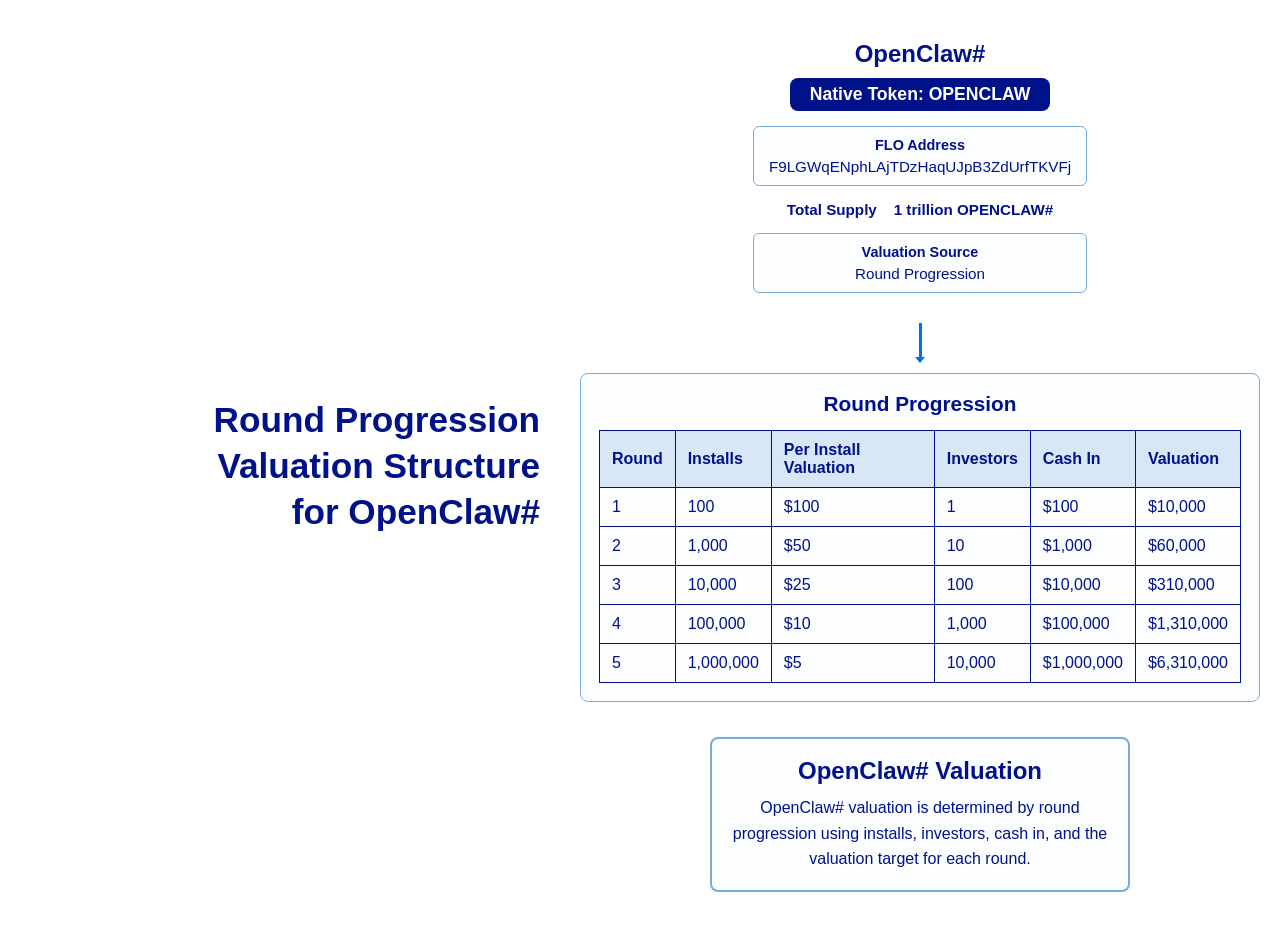
<file: openclawvaluation.html>
<!DOCTYPE html>
<html lang="en">
<head>
<meta charset="UTF-8">
<meta name="viewport" content="width=device-width, initial-scale=1.0">
<title>OpenClaw Round Progression Valuation Model</title>

<style>

:root {
    --primary-blue: #00128a;
    --border-blue: #78add9;
    --arrow-blue: #0073e6;
    --font-main: Arial, Helvetica, sans-serif;
}

* {
    box-sizing: border-box;
    margin: 0;
    padding: 0;
}

body {
    font-family: var(--font-main);
    color: var(--primary-blue);
    background-color: #ffffff;
    padding: 40px 20px;
    min-height: 100vh;
    display: flex;
    justify-content: center;
    align-items: center;
}

.container {
    display: flex;
    flex-wrap: nowrap;
    width: fit-content;
    max-width: 100%;
    margin: 0 auto;
    align-items: center;
    justify-content: center;
}

.sidebar {
    width: 560px;
    padding-right: 40px;
    text-align: right;
    flex-shrink: 0;
    white-space: nowrap;
}

.sidebar h1 {
    font-size: 2.2rem;
    line-height: 1.3;
    font-weight: bold;
}

.flowchart {
    width: 700px;
    max-width: 100%;
    display: flex;
    flex-direction: column;
    align-items: center;
    text-align: center;
}

.node h2 {
    font-size: 1.5rem;
    margin-bottom: 10px;
}

.badge {
    background-color: var(--primary-blue);
    color: #ffffff;
    display: inline-block;
    padding: 6px 20px;
    border-radius: 8px;
    font-weight: bold;
    font-size: 1.1rem;
    margin-bottom: 15px;
}

.address-box {
    border: 1px solid var(--border-blue);
    border-radius: 6px;
    padding: 10px 15px;
    max-width: 380px;
    margin: 0 auto 15px auto;
    background-color: #fbfdff;
}

.address-label {
    font-size: 0.9rem;
    font-weight: bold;
    margin-bottom: 5px;
}

.address-value {
    font-size: 0.95rem;
}

.supply-info-center {
    font-size: 0.95rem;
    font-weight: bold;
}

.arrow-down-container {
    margin: 15px 0;
    display: flex;
    justify-content: center;
}

.arrow-line {
    width: 3px;
    height: 35px;
    background-color: var(--arrow-blue);
    position: relative;
}

.arrow-head {
    position: absolute;
    bottom: -5px;
    left: -4px;
    border-width: 6px 5px 0 5px;
    border-style: solid;
    border-color: var(--arrow-blue) transparent transparent transparent;
}

.table-box {
    width: 100%;
    max-width: 860px;
    border: 1px solid var(--border-blue);
    border-radius: 8px;
    padding: 18px;
    background-color: #fbfdff;
}

.table-box h3 {
    font-size: 1.3rem;
    margin-bottom: 14px;
}

table {
    width: 100%;
    border-collapse: collapse;
    font-size: 1rem;
}

th,
td {
    border: 1px solid var(--primary-blue);
    padding: 10px 12px;
    text-align: left;
}

th {
    background-color: #d8e7f5;
    font-weight: bold;
}

.final-box {
    margin-top: 35px;
    border: 2px solid var(--border-blue);
    border-radius: 8px;
    padding: 18px;
    width: 420px;
    background-color: #fbfdff;
}

.final-box h2 {
    margin-bottom: 10px;
}

.final-box p {
    font-size: 1rem;
    line-height: 1.6;
}

@media (max-width: 968px) {

    body {
        align-items: flex-start;
    }

    .container {
        flex-direction: column;
    }

    .sidebar {
        width: 100%;
        text-align: center;
        padding-right: 0;
        margin-bottom: 40px;
        white-space: normal;
    }

    .flowchart {
        width: 100%;
    }
}

@media (max-width: 768px) {

    .table-box {
        padding: 14px;
        overflow-x: auto;
    }

    table {
        min-width: 760px;
    }

    .final-box {
        width: 100%;
    }
}

</style>
</head>

<body>

<div class="container">

    <div class="sidebar">
        <h1>
            Round Progression<br>
            Valuation Structure<br>
            for OpenClaw#
        </h1>
    </div>

    <div class="flowchart">

        <div class="node">
            <h2>OpenClaw#</h2>

            <div class="badge">
                Native Token: OPENCLAW
            </div>

            <div class="address-box">
              <div class="address-label">
                FLO Address
              </div>
              <div class="address-value">
                F9LGWqENphLAjTDzHaqUJpB3ZdUrfTKVFj
              </div>
            </div>
            <div class="supply-info-center">
              Total Supply &nbsp;&nbsp; 1 trillion OPENCLAW#
            </div>
            <div class="address-box" style="margin-top:15px;">
              <div class="address-label">
                Valuation Source
              </div>
              <div class="address-value">
                Round Progression
              </div>
            </div>
        </div>

        <div class="arrow-down-container">
            <div class="arrow-line">
                <div class="arrow-head"></div>
            </div>
        </div>

        <div class="table-box">
            <h3>Round Progression</h3>

            <table>
                <thead>
                    <tr>
                        <th>Round</th>
                        <th>Installs</th>
                        <th>Per Install Valuation</th>
                        <th>Investors</th>
                        <th>Cash In</th>
                        <th>Valuation</th>
                    </tr>
                </thead>
                <tbody>
                    <tr>
                        <td>1</td>
                        <td>100</td>
                        <td>$100</td>
                        <td>1</td>
                        <td>$100</td>
                        <td>$10,000</td>
                    </tr>
                    <tr>
                        <td>2</td>
                        <td>1,000</td>
                        <td>$50</td>
                        <td>10</td>
                        <td>$1,000</td>
                        <td>$60,000</td>
                    </tr>
                    <tr>
                        <td>3</td>
                        <td>10,000</td>
                        <td>$25</td>
                        <td>100</td>
                        <td>$10,000</td>
                        <td>$310,000</td>
                    </tr>
                    <tr>
                        <td>4</td>
                        <td>100,000</td>
                        <td>$10</td>
                        <td>1,000</td>
                        <td>$100,000</td>
                        <td>$1,310,000</td>
                    </tr>
                    <tr>
                        <td>5</td>
                        <td>1,000,000</td>
                        <td>$5</td>
                        <td>10,000</td>
                        <td>$1,000,000</td>
                        <td>$6,310,000</td>
                    </tr>
                </tbody>
            </table>
        </div>

        <div class="final-box">
            <h2>OpenClaw# Valuation</h2>
            <p>
                OpenClaw# valuation is determined by round progression using
                installs, investors, cash in, and the valuation target for
                each round.
            </p>
        </div>

    </div>

</div>

</body>
</html>
</file>
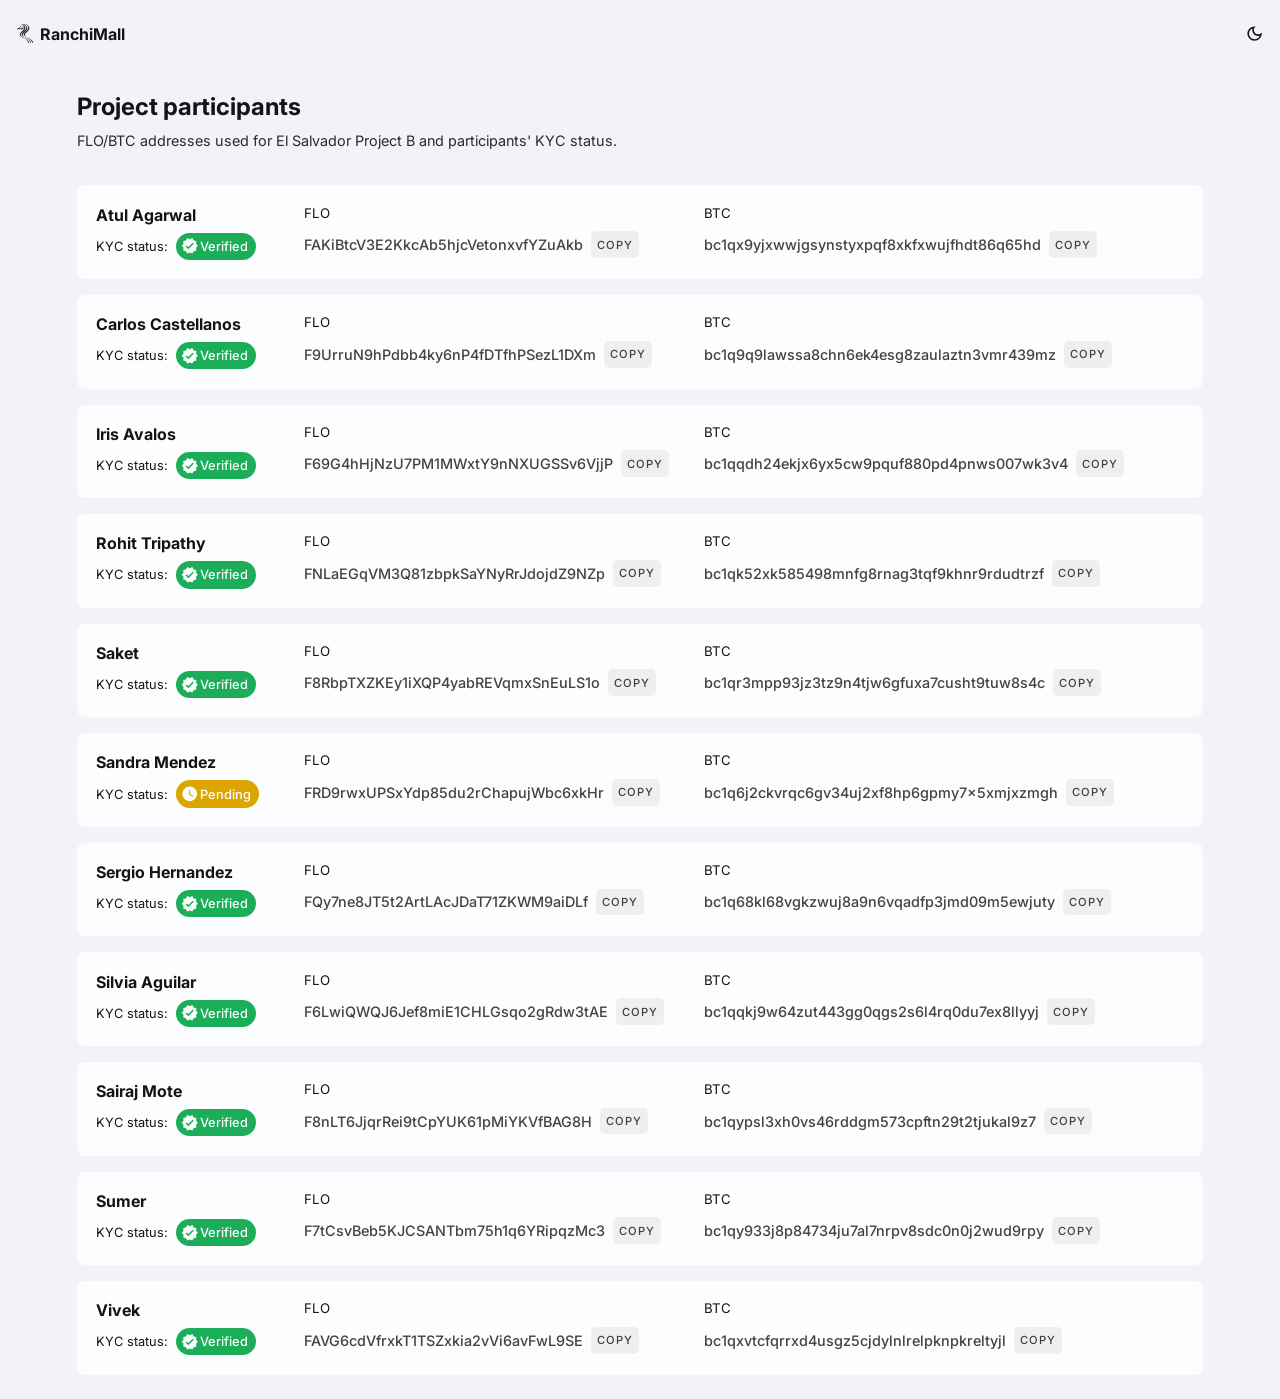
<file: participants.html>
<!DOCTYPE html>
<html lang="en">

<head>
    <meta charset="UTF-8">
    <meta http-equiv="X-UA-Compatible" content="IE=edge">
    <meta name="viewport" content="width=device-width, initial-scale=1.0">
    <title>Participants and KYC status</title>
    <link rel="preconnect" href="https://fonts.googleapis.com">
    <link rel="preconnect" href="https://fonts.gstatic.com" crossorigin>
    <link href="https://fonts.googleapis.com/css2?family=Inter:wght@400;500;700&display=swap" rel="stylesheet">
    <link rel="stylesheet" href="css/main.min.css">
    <script src="scripts/components.js"></script>
</head>

<body>
    <header class="flex">
        <h1 class="flex align-items-center" style="font-size: 1rem;">
            <svg class="icon" style="margin-right:0.3rem" viewBox="0 0 96 108" xml:space="preserve">
                <path d="M90.2,102.5c-2.4-8.2-9.9-14.5-27.4-23.1c-7.1-3.5-11.8-6.2-14-8.3c-1.7-1.6-3.5-4-4.2-5.5c-0.7-1.7-0.7-5.5,0-7.5
                        c1.3-3.6,2.6-5.2,12.9-15.1c6.2-5.9,9.3-10.3,11.1-15.5c0.7-2.1,0.8-7.6,0.2-9.4C66.5,12,61.7,6.7,53.7,1.6c-3-1.9-4.3-2.1-4.3-0.8
                        c0,0.3-0.5,1.4-1,2.4l-1,1.8l-2.8-1.9c-1.5-1.1-3.4-2.2-4.1-2.6c-1.3-0.7-2.4-0.6-2.4,0.2c0,0.3-1.4,3.4-2,4.4
                        c0,0.1-0.4-0.1-0.9-0.4c-6.1-4.4-8.7-5.5-8.7-3.9c0,0.7-1.8,4.2-4,7.9C16,19.5,9.4,24.9,2.6,24.9c-3,0-2.9-0.1-2,3.4
                        c0.7,2.8,1.1,3.1,3.6,2.3c2.3-0.7,3.9-1.5,5.8-2.9c0.8-0.6,1.5-0.9,1.6-0.9c0.1,0.1,0.5,1,0.7,2.1s0.7,2,0.9,2.1
                        c0.8,0.3,5.1-1.3,7.5-2.9l2.3-1.5l0.5,1.8c0.6,2.4,1,2.7,3.3,2.1c3.9-1,7.7-3.7,11.5-8.2l2-2.4l-0.2,2.1c-0.6,5.4-4.3,11.4-11.3,18
                        c-1.8,1.7-4.7,4.5-6.5,6.2c-10.7,10.2-10,18.6,2,26.5c2.7,1.8,10.3,5.8,15.3,8c0.9,0.4,3.3,1.7,5.3,2.9c11,6.5,16.4,13.1,16.4,19.7
                        c0,1.3,0.1,2.4,0.2,2.6l0,0c0.3,0.3,0.1,0.3,3-0.5c1.4-0.4,2.6-0.9,2.8-1.1c0.4-0.6-0.6-3.7-1.8-6.1c-1.3-2.5-5.6-7-8.9-9.4
                        c-3.8-2.8-9.3-5.9-17-9.7c-8.5-4.2-11.8-6.2-14.7-9.1c-2.6-2.6-3.9-5.3-3.9-8.2c0-4.6,2.3-8.6,8.3-14.1c9.4-8.7,13-13,15.5-18.8
                        c1.3-3,1.4-3.4,1.4-6.7c0-3.1-0.1-3.8-1.1-6l-1.1-2.4l1-1.6c0.5-0.9,1.2-2.1,1.5-2.6l0.5-1l1.5,2.1c1.8,2.6,3.2,6.8,3.2,9.3
                        c0,1.7-0.6,4.7-1.4,6.4c-0.2,0.4-0.4,1-0.5,1.3c-0.1,0.3-1.1,2-2.2,3.7c-2,3-5.2,6.4-13.4,14.2c-5.7,5.4-7.6,8.6-7.8,13.1
                        c-0.2,3.7,0.7,5.9,3.7,9.2c3.2,3.4,6.9,5.8,17.4,11c12.1,6,17.3,9.6,21.3,14.5c2.5,3.2,3.7,5.8,3.9,9.3c0.1,1.6,0.3,3,0.5,3
                        c0.1,0.1,0.8,0,1.4-0.2s1.9-0.5,2.7-0.7l1.5-0.4l-0.2-1.5c-0.7-5.1-5.4-10.8-13.1-16c-4.4-2.9-5.8-3.7-17.3-9.4
                        c-5.7-2.8-9.2-5.1-11.8-7.6c-4.3-4.2-5.1-8.8-2.7-13.9c1.4-2.8,2.7-4.4,12.5-13.8c8-7.7,11.4-13.7,11.4-20.1c0-5.1-2.3-9.9-6.9-14.3
                        c-1.1-1-2-2-2.1-2.2c-0.2-0.4,1.5-3.9,1.9-3.9c1.2,0,7.8,6.3,9.7,9.2c2,3.3,2.5,5,2.5,8.9c0,3.9-0.6,5.9-2.9,9.8
                        c-2.4,4.1-4.2,6-14.2,15.5c-3.4,3.2-5.7,6.1-6.9,8.7c-0.9,2-1.1,2.7-1.1,5.1c0,2.3,0.2,3.2,1,4.9c1.9,4,7.4,8.5,15.4,12.4
                        c12.5,6.1,15.1,7.6,19.4,10.7c7.2,5.3,10.6,10.5,10.6,16c0,1.3,0.1,2.4,0.3,2.5c0.4,0.3,4.8-0.8,5.5-1.3
                        C90.7,104.4,90.7,104.3,90.2,102.5z M20.3,23.3L20.3,23.3c-2,1-3.3,1.4-4.8,1.5L13.3,25l2.3-2.8c3.7-4.5,6.4-8.9,10-16
                        c0.9-1.8,1.8-3.5,2-3.6c0.4-0.4,2.6,1.1,5.1,3.4l2.1,1.9l-1.9,2.8C28.2,17.5,24.5,21.2,20.3,23.3z M39.3,17.4
                        c-1.2,1.7-6.5,5.7-8.6,6.5v0c-1.1,0.4-2.8,0.8-3.9,0.9L24.9,25l2.1-2.6c2.5-3.1,5.1-7,7-10.4c0.7-1.4,1.4-2.5,1.5-2.6
                        c0.3-0.4,1.7,1.4,3,4.1l1.5,3L39.3,17.4z M44.6,10c-0.7,1.2-1.4,2.1-1.5,2.1c-0.1,0-1.5-1.4-3-3l-2.8-3l0.6-1.5
                        c1.1-2.6,1.3-2.7,3.4-1c1.9,1.5,4.5,3.8,4.5,4.1C45.8,7.8,45.3,8.9,44.6,10z"></path>
            </svg>
            RanchiMall
        </h1>
        <theme-toggle></theme-toggle>
    </header>
    <article>
        <div class="grid gap-0-5">
            <!-- <a href="index.html">
                <svg class="icon" xmlns="http://www.w3.org/2000/svg" height="24px" viewBox="0 0 24 24" width="24px"
                    fill="#000000">
                    <path d="M0 0h24v24H0V0z" fill="none" />
                    <path d="M20 11H7.83l5.59-5.59L12 4l-8 8 8 8 1.41-1.41L7.83 13H20v-2z" />
                </svg>
            </a> -->
            <h1>
                Project participants
            </h1>
            <p>
                FLO/BTC addresses used for El Salvador Project B and participants' KYC status.
            </p>
        </div>
        <ul></ul>
    </article>
    <template id="member_card_template">
        <li class="member-card">
            <div class="grid gap-0-5">
                <h4 class="name"></h4>
                <div class="kyc-wrapper">
                    KYC status: <span class="kyc-status"></span>
                </div>
            </div>
            <div class="grid gap-0-3">
                <h5>FLO</h5>
                <sm-copy class="flo-address"></sm-copy>
            </div>
            <div class="grid gap-0-3">
                <h5>BTC</h5>
                <sm-copy class="btc-address"></sm-copy>
            </div>
        </li>
    </template>
    <script>
        const members = {
            FAKiBtcV3E2KkcAb5hjcVetonxvfYZuAkb: {
                name: 'Atul Agarwal',
                btc: 'bc1qx9yjxwwjgsynstyxpqf8xkfxwujfhdt86q65hd',
                verified: true
            },
            F9UrruN9hPdbb4ky6nP4fDTfhPSezL1DXm: {
                name: 'Carlos Castellanos',
                btc: 'bc1q9q9lawssa8chn6ek4esg8zaulaztn3vmr439mz',
                verified: true
            },
            F69G4hHjNzU7PM1MWxtY9nNXUGSSv6VjjP: {
                name: 'Iris Avalos',
                btc: 'bc1qqdh24ekjx6yx5cw9pquf880pd4pnws007wk3v4',
                verified: true
            },
            FNLaEGqVM3Q81zbpkSaYNyRrJdojdZ9NZp: {
                name: 'Rohit Tripathy',
                btc: 'bc1qk52xk585498mnfg8rnag3tqf9khnr9rdudtrzf',
                verified: true
            },
            F8RbpTXZKEy1iXQP4yabREVqmxSnEuLS1o: {
                name: 'Saket',
                btc: 'bc1qr3mpp93jz3tz9n4tjw6gfuxa7cusht9tuw8s4c',
                verified: true
            },
            FRD9rwxUPSxYdp85du2rChapujWbc6xkHr: {
                name: 'Sandra Mendez',
                btc: 'bc1q6j2ckvrqc6gv34uj2xf8hp6gpmy7x5xmjxzmgh',
                verified: false
            },
            FQy7ne8JT5t2ArtLAcJDaT71ZKWM9aiDLf: {
                name: 'Sergio Hernandez ',
                btc: 'bc1q68kl68vgkzwuj8a9n6vqadfp3jmd09m5ewjuty',
                verified: true
            },
            F6LwiQWQJ6Jef8miE1CHLGsqo2gRdw3tAE: {
                name: 'Silvia Aguilar',
                btc: 'bc1qqkj9w64zut443gg0qgs2s6l4rq0du7ex8llyyj',
                verified: true
            },
            F8nLT6JjqrRei9tCpYUK61pMiYKVfBAG8H: {
                name: 'Sairaj Mote',
                btc: 'bc1qypsl3xh0vs46rddgm573cpftn29t2tjukal9z7',
                verified: true
            },
            F7tCsvBeb5KJCSANTbm75h1q6YRipqzMc3: {
                name: 'Sumer',
                btc: 'bc1qy933j8p84734ju7al7nrpv8sdc0n0j2wud9rpy',
                verified: true
            },
            FAVG6cdVfrxkT1TSZxkia2vVi6avFwL9SE: {
                name: 'Vivek',
                btc: 'bc1qxvtcfqrrxd4usgz5cjdylnlrelpknpkreltyjl',
                verified: true
            }
        }
        const membersList = document.querySelector('ul')
        const membersKeys = Object.keys(members)
        membersKeys.forEach((key) => {
            const { name, btc, verified } = members[key]
            const li = document.getElementById('member_card_template').content.cloneNode(true)
            li.querySelector('.name').textContent = name
            li.querySelector('.flo-address').setAttribute('value', key)
            li.querySelector('.btc-address').setAttribute('value', btc)
            if (verified) {
                li.querySelector('.kyc-status').classList.add('verified')
                li.querySelector('.kyc-status').innerHTML = `
                        <svg class="icon" xmlns="http://www.w3.org/2000/svg" enable-background="new 0 0 24 24" height="24px" viewBox="0 0 24 24" width="24px" fill="#000000"><g><rect fill="none" height="24" width="24"/></g><g><path d="M23,12l-2.44-2.79l0.34-3.69l-3.61-0.82L15.4,1.5L12,2.96L8.6,1.5L6.71,4.69L3.1,5.5L3.44,9.2L1,12l2.44,2.79l-0.34,3.7 l3.61,0.82L8.6,22.5l3.4-1.47l3.4,1.46l1.89-3.19l3.61-0.82l-0.34-3.69L23,12z M10.09,16.72l-3.8-3.81l1.48-1.48l2.32,2.33 l5.85-5.87l1.48,1.48L10.09,16.72z"/></g></svg>
                        Verified
                    `
            } else {
                li.querySelector('.kyc-status').classList.add('pending')
                li.querySelector('.kyc-status').innerHTML = `
                    <svg class="icon" xmlns="http://www.w3.org/2000/svg" enable-background="new 0 0 24 24" height="24px" viewBox="0 0 24 24" width="24px" fill="#000000"><g><rect fill="none" height="24" width="24"/></g><g><g><g><path d="M12,2C6.5,2,2,6.5,2,12s4.5,10,10,10s10-4.5,10-10S17.5,2,12,2z M16.2,16.2L11,13V7h1.5v5.2l4.5,2.7L16.2,16.2z"/></g></g></g></svg>
                    Pending
                `
            }
            membersList.appendChild(li)
        })
    </script>
</body>

</html>
</file>
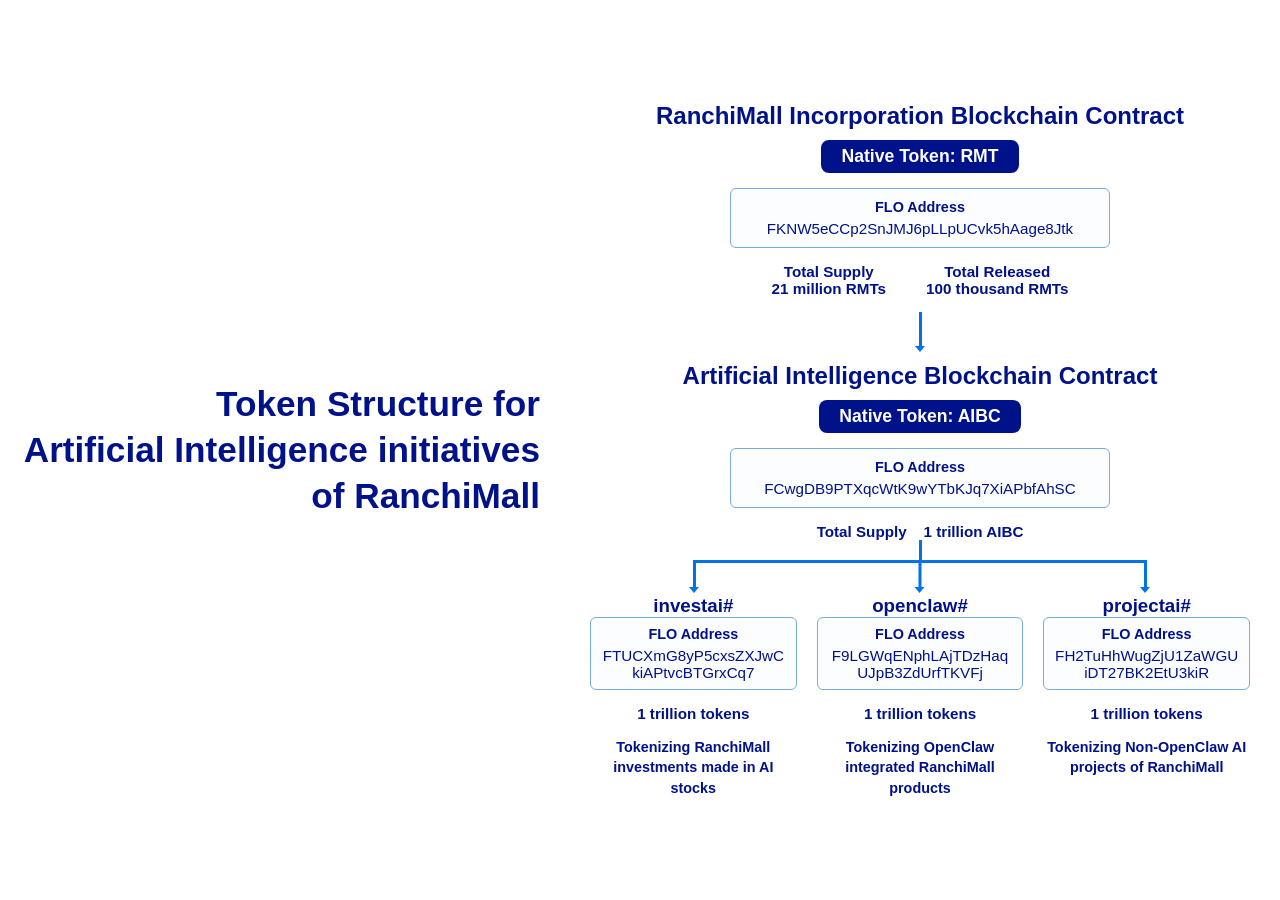
<file: tokenstructure.html>
<!DOCTYPE html>
<html lang="en">
<head>
    <meta charset="UTF-8">
    <meta name="viewport" content="width=device-width, initial-scale=1.0">
    <title>RanchiMall Token Structure</title>
    <style>
        :root {
            --primary-blue: #00128a;
            --border-blue: #78add9;
            --arrow-blue: #0073e6;
            --font-main: Arial, Helvetica, sans-serif;
        }

        * {
            box-sizing: border-box;
            margin: 0;
            padding: 0;
        }

        body {
            font-family: var(--font-main);
            color: var(--primary-blue);
            background-color: #ffffff;
            padding: 40px 20px;
            min-height: 100vh;
            display: flex;
            justify-content: center;
            align-items: center;
        }

        .container {
            display: flex;
            flex-wrap: nowrap;
            width: fit-content;
            max-width: 100%;
            margin: 0 auto;
            align-items: center;
            justify-content: center;
        }

        /* --- Sidebar Title --- */
        .sidebar {
            width: 560px;
            padding-right: 40px;
            text-align: right;
            flex-shrink: 0;
            text-align: right;
            white-space: nowrap;
        }

        .sidebar h1 {
            font-size: 2.2rem;
            line-height: 1.3;
            font-weight: bold;
        }

        /* --- Main Flowchart Area --- */
        .flowchart {
            width: 700px;
            max-width: 100%;
            display: flex;
            flex-direction: column;
            align-items: center;
            text-align: center;
        }

        .node h2 {
            font-size: 1.5rem;
            margin-bottom: 10px;
        }

        .node h3 {
            font-size: 1.2rem;
            margin-bottom: 10px;
        }

        .badge {
            background-color: var(--primary-blue);
            color: #ffffff;
            display: inline-block;
            padding: 6px 20px;
            border-radius: 8px;
            font-weight: bold;
            font-size: 1.1rem;
            margin-bottom: 15px;
        }

        .address-box {
            border: 1px solid var(--border-blue);
            border-radius: 6px;
            padding: 10px 15px;
            max-width: 380px;
            margin: 0 auto 15px auto;
            background-color: #fbfdff;
        }

        .address-label {
            font-size: 0.9rem;
            font-weight: bold;
            margin-bottom: 5px;
        }

        .address-value {
            font-size: 0.95rem;
            word-break: break-all;
        }

        .supply-info {
            display: flex;
            justify-content: center;
            gap: 40px;
            font-size: 0.95rem;
            font-weight: bold;
        }

        .supply-info-center {
            font-size: 0.95rem;
            font-weight: bold;
        }

        /* --- Arrows & Connectors --- */
        .arrow-down-container {
            margin: 15px 0;
            display: flex;
            justify-content: center;
        }

        .arrow-line {
            width: 3px;
            height: 35px;
            background-color: var(--arrow-blue);
            position: relative;
        }

        .arrow-head {
            position: absolute;
            bottom: -5px;
            left: -4px;
            border-width: 6px 5px 0 5px;
            border-style: solid;
            border-color: var(--arrow-blue) transparent transparent transparent;
        }

        /* The 3-way fork connector */
        .desktop-fork-wrapper {
            width: 100%;
            display: flex;
            flex-direction: column;
            align-items: center;
        }

        .stem-to-fork {
            width: 3px;
            height: 20px;
            background-color: var(--arrow-blue);
        }

        .connector-fork {
            position: relative;
            height: 25px;
            width: 66.66%; /* Perfectly spans from the center of column 1 to column 3 */
            border-top: 3px solid var(--arrow-blue);
        }

        .connector-fork .line {
            position: absolute;
            top: 0;
            width: 3px;
            height: 25px;
            background-color: var(--arrow-blue);
        }

        .connector-fork .left { left: 0; }
        .connector-fork .center { left: 50%; transform: translateX(-50%); }
        .connector-fork .right { right: 0; }

        /* --- Level 3 Branches --- */
        .branches {
            display: flex;
            width: 100%;
            justify-content: space-between;
            margin-top: 10px;
        }

        .branch {
            flex: 1 1 33.33%;
            padding: 0 10px;
        }

        .branch .address-box {
            font-size: 0.8rem;
            padding: 8px 10px;
        }

        .branch .tokens {
            font-weight: bold;
            font-size: 0.95rem;
            margin-bottom: 15px;
        }

        .branch p {
            font-size: 0.9rem;
            font-weight: bold;
            line-height: 1.4;
            max-width: 250px;
            margin: 0 auto;
        }

        .mobile-arrow {
            display: none;
        }

        /* --- Responsive Queries --- */
        @media (max-width: 968px) {
            body {
                align-items: flex-start;
            }
            
            .container {
                flex-direction: column;
                width: 100%;
            }
            .sidebar {
                width: 100%;
                text-align: center;
                padding-right: 0;
                margin-bottom: 40px;
            }
            .flowchart {
                width: 100%;
            }
        }

        @media (max-width: 768px) {
            .branches {
                flex-direction: column;
                align-items: center;
            }
            .branch {
                margin-bottom: 40px;
                width: 100%;
                max-width: 400px;
            }
            .desktop-fork-wrapper {
                display: none;
            }
            .mobile-arrow {
                display: flex;
            }
        }
    </style>
</head>
<body>

    <div class="container">
        <div class="sidebar">
            <h1>Token Structure for<br>Artificial Intelligence initiatives<br>of RanchiMall</h1>
        </div>

        <div class="flowchart">
            
            <div class="node">
                <h2>RanchiMall Incorporation Blockchain Contract</h2>
                <div class="badge">Native Token: RMT</div>
                <div class="address-box">
                    <div class="address-label">FLO Address</div>
                    <div class="address-value">FKNW5eCCp2SnJMJ6pLLpUCvk5hAage8Jtk</div>
                </div>
                <div class="supply-info">
                    <div>Total Supply<br>21 million RMTs</div>
                    <div>Total Released<br>100 thousand RMTs</div>
                </div>
            </div>

            <div class="arrow-down-container">
                <div class="arrow-line"><div class="arrow-head"></div></div>
            </div>

            <div class="node">
                <h2>Artificial Intelligence Blockchain Contract</h2>
                <div class="badge">Native Token: AIBC</div>
                <div class="address-box">
                    <div class="address-label">FLO Address</div>
                    <div class="address-value">FCwgDB9PTXqcWtK9wYTbKJq7XiAPbfAhSC</div>
                </div>
                <div class="supply-info-center">
                    Total Supply &nbsp;&nbsp; 1 trillion AIBC
                </div>
            </div>

            <div class="desktop-fork-wrapper">
                <div class="stem-to-fork"></div>
                <div class="connector-fork">
                    <div class="line left"><div class="arrow-head"></div></div>
                    <div class="line center"><div class="arrow-head"></div></div>
                    <div class="line right"><div class="arrow-head"></div></div>
                </div>
            </div>

            <div class="branches">
                
                <div class="branch">
                    <div class="arrow-down-container mobile-arrow">
                        <div class="arrow-line"><div class="arrow-head"></div></div>
                    </div>
                    <h3>investai#</h3>
                    <div class="address-box">
                        <div class="address-label">FLO Address</div>
                        <div class="address-value">FTUCXmG8yP5cxsZXJwCkiAPtvcBTGrxCq7</div>
                    </div>
                    <div class="tokens">1 trillion tokens</div>
                    <p>Tokenizing RanchiMall investments made in AI stocks</p>
                </div>

                <div class="branch">
                    <div class="arrow-down-container mobile-arrow">
                        <div class="arrow-line"><div class="arrow-head"></div></div>
                    </div>
                    <h3>openclaw#</h3>
                    <div class="address-box">
                        <div class="address-label">FLO Address</div>
                        <div class="address-value">F9LGWqENphLAjTDzHaqUJpB3ZdUrfTKVFj</div>
                    </div>
                    <div class="tokens">1 trillion tokens</div>
                    <p>Tokenizing OpenClaw integrated RanchiMall products</p>
                </div>

                <div class="branch">
                    <div class="arrow-down-container mobile-arrow">
                        <div class="arrow-line"><div class="arrow-head"></div></div>
                    </div>
                    <h3>projectai#</h3>
                    <div class="address-box">
                        <div class="address-label">FLO Address</div>
                        <div class="address-value">FH2TuHhWugZjU1ZaWGUiDT27BK2EtU3kiR</div>
                    </div>
                    <div class="tokens">1 trillion tokens</div>
                    <p>Tokenizing Non-OpenClaw AI projects of RanchiMall</p>
                </div>

            </div>
        </div>
    </div>

</body>
</html>
</file>
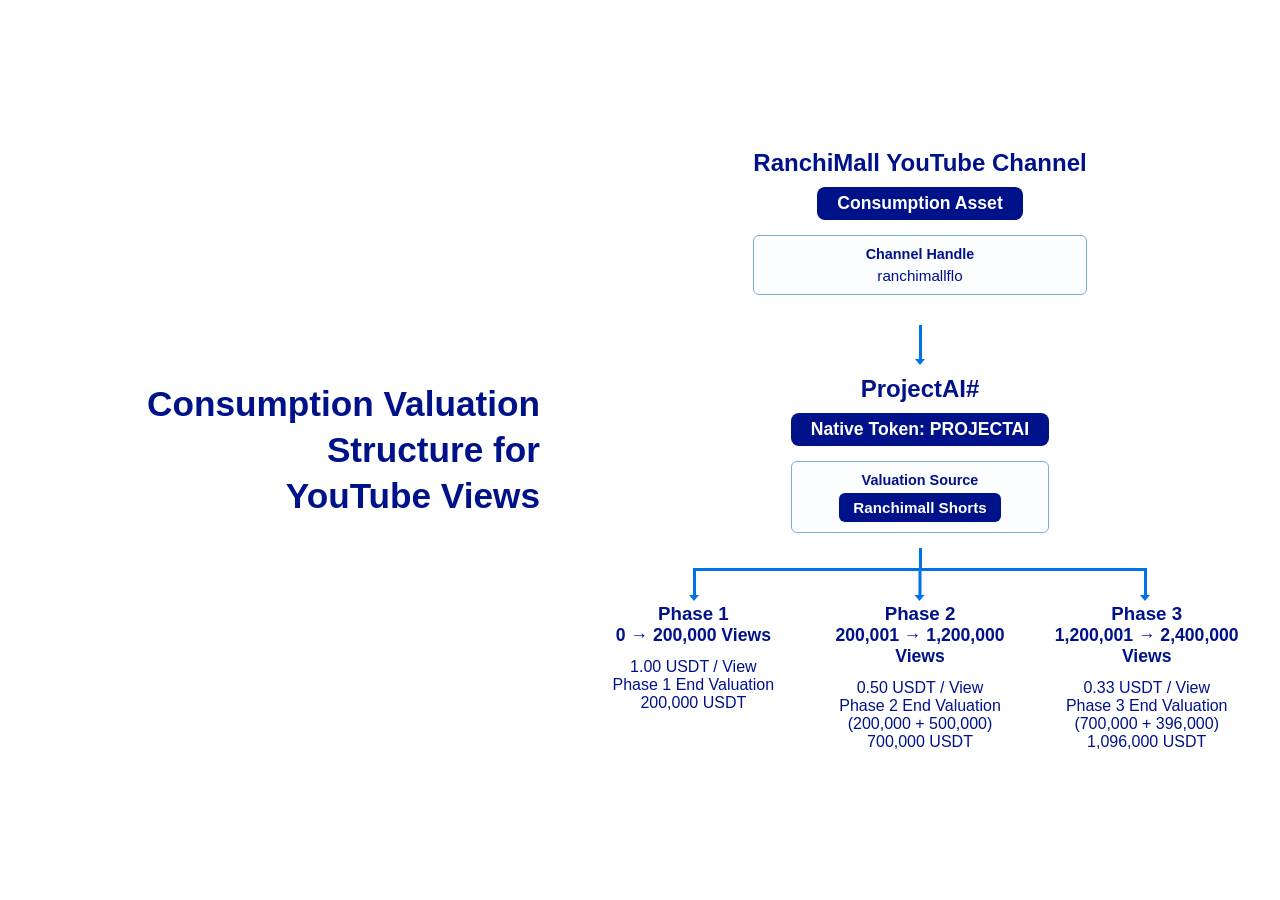
<file: youtubevaluation.html>
<!DOCTYPE html>
<html lang="en">
<head>
<meta charset="UTF-8">
<meta name="viewport" content="width=device-width, initial-scale=1.0">
<title>YouTube Views Valuation Model</title>

<style>

:root {
    --primary-blue: #00128a;
    --border-blue: #78add9;
    --arrow-blue: #0073e6;
    --font-main: Arial, Helvetica, sans-serif;
}

* {
    box-sizing: border-box;
    margin: 0;
    padding: 0;
}

body {
    font-family: var(--font-main);
    color: var(--primary-blue);
    background-color: #ffffff;
    padding: 40px 20px;
    min-height: 100vh;
    display: flex;
    justify-content: center;
    align-items: center;
}

.container {
    display: flex;
    flex-wrap: nowrap;
    width: fit-content;
    max-width: 100%;
    margin: 0 auto;
    align-items: center;
    justify-content: center;
}

.sidebar {
    width: 560px;
    padding-right: 40px;
    text-align: right;
    flex-shrink: 0;
    white-space: nowrap;
}

.sidebar h1 {
    font-size: 2.2rem;
    line-height: 1.3;
    font-weight: bold;
}

.flowchart {
    width: 700px;
    max-width: 100%;
    display: flex;
    flex-direction: column;
    align-items: center;
    text-align: center;
}

.node h2 {
    font-size: 1.5rem;
    margin-bottom: 10px;
}

.node h3 {
    font-size: 1.2rem;
    margin-bottom: 10px;
}

.badge {
    background-color: var(--primary-blue);
    color: #ffffff;
    display: inline-block;
    padding: 6px 20px;
    border-radius: 8px;
    font-weight: bold;
    font-size: 1.1rem;
    margin-bottom: 15px;
}

.address-box {
    border: 1px solid var(--border-blue);
    border-radius: 6px;
    padding: 10px 15px;
    max-width: 380px;
    margin: 0 auto 15px auto;
    background-color: #fbfdff;
}

.address-label {
    font-size: 0.9rem;
    font-weight: bold;
    margin-bottom: 5px;
}

.address-value {
    font-size: 0.95rem;
}

.video-source-button {
    display: inline-flex;
    align-items: center;
    justify-content: center;
    padding: 6px 14px;
    border-radius: 6px;
    background-color: var(--primary-blue);
    color: #ffffff;
    font-weight: bold;
    text-decoration: none;
}

.video-source-button:hover {
    background-color: var(--arrow-blue);
}

.arrow-down-container {
    margin: 15px 0;
    display: flex;
    justify-content: center;
}

.arrow-line {
    width: 3px;
    height: 35px;
    background-color: var(--arrow-blue);
    position: relative;
}

.arrow-head {
    position: absolute;
    bottom: -5px;
    left: -4px;
    border-width: 6px 5px 0 5px;
    border-style: solid;
    border-color: var(--arrow-blue) transparent transparent transparent;
}

.desktop-fork-wrapper {
    width: 100%;
    display: flex;
    flex-direction: column;
    align-items: center;
}

.stem-to-fork {
    width: 3px;
    height: 20px;
    background-color: var(--arrow-blue);
}

.connector-fork {
    position: relative;
    height: 25px;
    width: 66.66%;
    border-top: 3px solid var(--arrow-blue);
}

.connector-fork .line {
    position: absolute;
    top: 0;
    width: 3px;
    height: 25px;
    background-color: var(--arrow-blue);
}

.tier-value {
    height: 60px;
    font-size: 0.9rem;
    font-weight: bold;
    display: flex;
    align-items: flex-start;
    justify-content: center;
}

.tier-valuation {
    height: 80px;
    font-size: 0.9rem;
    font-weight: bold;
    display: flex;
    flex-direction: column;
    justify-content: flex-start;
    align-items: center;
}

.connector-fork .left { left: 0; }
.connector-fork .center { left: 50%; transform: translateX(-50%); }
.connector-fork .right { right: 0; }

.branches {
    display: flex;
    width: 100%;
    justify-content: space-between;
    margin-top: 10px;
}

.branch {
    flex: 1 1 33.33%;
    padding: 0 10px;
}

.branch p {
    font-size: 0.9rem;
    font-weight: bold;
    line-height: 1.5;
}

.highlight {
    font-size: 1.1rem;
    font-weight: bold;
    margin-bottom: 12px;
}

.final-box {
    margin-top: 35px;
    border: 2px solid var(--border-blue);
    border-radius: 8px;
    padding: 18px;
    width: 420px;
}

.final-box h2 {
    margin-bottom: 10px;
}

@media (max-width: 968px) {

    body {
        align-items: flex-start;
    }

    .container {
        flex-direction: column;
    }

    .sidebar {
        width: 100%;
        text-align: center;
        padding-right: 0;
        margin-bottom: 40px;
        white-space: normal;
    }

    .flowchart {
        width: 100%;
    }
}

@media (max-width: 768px) {

    .branches {
        flex-direction: column;
        align-items: center;
    }

    .branch {
        margin-bottom: 40px;
    }

    .final-box {
        width: 100%;
    }
}

</style>
</head>

<body>

<div class="container">

    <div class="sidebar">
        <h1>
            Consumption Valuation<br>
            Structure for<br>
            YouTube Views
        </h1>
    </div>

    <div class="flowchart">

        <div class="node">
            <h2>RanchiMall YouTube Channel</h2>

            <div class="badge">
                Consumption Asset
            </div>

            <div class="address-box">
                <div class="address-label">
                    Channel Handle
                </div>

                <div class="address-value">
                    ranchimallflo
                </div>
            </div>
        </div>

        <div class="arrow-down-container">
            <div class="arrow-line">
                <div class="arrow-head"></div>
            </div>
        </div>

        <div class="node">
            <h2>ProjectAI#</h2>

            <div class="badge">
                Native Token: PROJECTAI
            </div>

            <div class="address-box">
                <div class="address-label">
                    Valuation Source
                </div>

                <div class="address-value">
                    <a href="https://www.youtube.com/@ranchimallflo/shorts"
                       target="_blank"
                       rel="noopener noreferrer"
                       class="video-source-button">
                        Ranchimall Shorts
                    </a>
                </div>
            </div>
        </div>

        <div class="desktop-fork-wrapper">

            <div class="stem-to-fork"></div>

            <div class="connector-fork">
                <div class="line left">
                    <div class="arrow-head"></div>
                </div>

                <div class="line center">
                    <div class="arrow-head"></div>
                </div>

                <div class="line right">
                    <div class="arrow-head"></div>
                </div>
            </div>

        </div>

        <div class="branches">

            <div class="branch">

                <h3>Phase 1</h3>

                <div class="highlight">
                    0 → 200,000 Views
                </div>

                <div class="phase-value">
                    1.00 USDT / View
                </div>

                <div class="phase-valuation">
                    Phase 1 End Valuation
                    <br>
                    200,000 USDT
                </div>

            </div>

            <div class="branch">

                <h3>Phase 2</h3>

                <div class="highlight">
                    200,001 → 1,200,000 Views
                </div>

                <div class="phase-value">
                    0.50 USDT / View
                </div>

                <div class="phase-valuation">
                    Phase 2 End Valuation
                    <br>
                    (200,000 + 500,000)
                    <br>
                    700,000 USDT
                </div>

            </div>

            <div class="branch">

                <h3>Phase 3</h3>

                <div class="highlight">
                    1,200,001 → 2,400,000 Views
                </div>

                <div class="phase-value">
                    0.33 USDT / View
                </div>

                <div class="phase-valuation">
                    Phase 3 End Valuation
                    <br>
                    (700,000 + 396,000)
                    <br>
                    1,096,000 USDT
                </div>

            </div>

        </div>

    </div>

</div>

</body>
</html>
</file>
<file: css/main.min.css>
* {
  padding: 0;
  margin: 0;
  box-sizing: border-box;
  font-family: "Inter", sans-serif;
}

:root {
  font-size: clamp(1rem, 1.2vmax, 1.2rem);
  --content-width: min(52rem, calc(100vw - 3rem));
}

html,
body {
  height: 100%;
}

body {
  --accent-color: #3d5afe;
  --secondary-color: #ffac2e;
  --text-color: 20, 20, 20;
  --foreground-color: 252, 253, 255;
  --background-color: 241, 243, 248;
  --danger-color: rgb(255, 75, 75);
  --green: #1cad59;
  --yellow: rgb(220, 165, 0);
  color: rgba(var(--text-color), 1);
  background-color: rgba(var(--background-color), 1);
}

body[data-theme=dark] {
  --accent-color: #6d83ff;
  --secondary-color: #d60739;
  --text-color: 220, 220, 220;
  --foreground-color: 27, 28, 29;
  --background-color: 21, 22, 22;
  --danger-color: rgb(255, 106, 106);
  --green: #00e676;
  --yellow: rgb(255, 213, 5);
}

p,
strong {
  font-size: 0.9rem;
  max-width: 65ch;
  line-height: 1.7;
  color: rgba(var(--text-color), 0.9);
}

.icon {
  width: 1.2rem;
  height: 1.2rem;
  fill: rgba(var(--text-color), 0.9);
  flex-shrink: 0;
}

.flex {
  display: flex;
}

.flex-direction-column {
  flex-direction: column;
}

.flex-wrap {
  flex-wrap: wrap;
}

.grid {
  display: grid;
}

.gap-0-3 {
  gap: 0.3rem;
}

.gap-0-5 {
  gap: 0.5rem;
}

.gap-1 {
  gap: 1rem;
}

.gap-1-5 {
  gap: 1.5rem;
}

.align-content-start {
  align-content: start;
}

.align-items-center {
  align-items: center;
}

.justify-content-center {
  justify-content: center;
}

.wrap-around {
  overflow-wrap: break-word;
  word-wrap: break-word;
  word-break: break-word;
}

header {
  padding: 1.5rem 1rem;
  justify-content: space-between;
}

.header-actions {
  display: flex;
  align-items: center;
  gap: 1rem;
}

.top-tab {
  color: rgba(var(--text-color), 0.9);
  text-decoration: none;
  font-weight: 600;
  font-size: 0.95rem;
}

.top-tab:hover {
  color: var(--accent-color);
}

.liquidity-page {
  width: var(--content-width);
  margin: 6rem auto;
}

.liquidity-event-card {
  min-height: 18rem;
}

.liquidity-event-card strong {
  word-break: break-word;
}

main {
  display: grid;
  gap: 1rem;
  padding: 1rem;
  grid-template-columns: repeat(auto-fit, minmax(20rem, 1fr));
}

#main_banner {
  position: -webkit-sticky;
  position: sticky;
  top: 0;
  justify-content: center;
  padding: 1rem;
  width: 100%;
  background-color: rgb(238, 82, 82);
}

#main_banner .icon {
  fill: rgba(var(--foreground-color), 1);
}

#main_banner #banner_content {
  color: rgba(var(--foreground-color), 1);
}

.app {
  display: flex;
  flex-direction: column;
  padding: max(1rem, 3vw);
  background-color: rgba(var(--foreground-color), 1);
  border-radius: 0.5rem;
  gap: 1rem;
}

.app__icon {
  display: flex;
  justify-content: center;
  align-items: center;
  width: 5rem;
  height: 5rem;
  border-radius: 0.5rem;
  background-color: rgba(var(--background-color), 1);
  margin-bottom: 1rem;
}

.app__icon .icon {
  width: 3rem;
  height: 3rem;
  fill: rgba(var(--text-color), 0.9);
}

.app li {
  list-style: none;
  font-size: 0.9rem;
  color: rgba(var(--text-color), 0.8);
  margin-bottom: 0.8rem;
  line-height: 1.5;
}

.app a:not([class]) {
  display: flex;
  align-items: center;
  text-decoration: none;
  color: var(--accent-color);
  font-weight: 500;
}

.app a:not([class]):hover {
  text-decoration: underline;
}

.app a:not([class]) .icon {
  margin-left: 0.3rem;
  width: 1em;
  height: 1em;
  fill: var(--accent-color);
}

.ext-link {
  display: flex;
  gap: 0.5rem;
  align-items: center;
  text-decoration: none;
  background-color: var(--accent-color);
  padding: 0.5rem 1rem;
  border-radius: 0.5rem;
  color: rgba(var(--foreground-color), 1);
  font-weight: 500;
  align-self: flex-start;
  margin-top: auto;
  transition: color 0.2s, background-color 0.2s;
}

.ext-link .icon {
  fill: rgba(var(--foreground-color), 1);
  transition: fill 0.2s;
}

.ext-link:hover {
  color: var(--accent-color);
  background-color: rgba(var(--foreground-color), 1);
  box-shadow: 0 0 0 0.1rem var(--accent-color) inset;
}

.ext-link:hover .icon {
  fill: var(--accent-color);
}

article {
  display: grid;
  gap: 1rem;
  padding: 1.5rem max(1rem, 6vw);
}

ul {
  display: grid;
  gap: 1rem;
  margin-top: 1rem;
}

.member-card {
  display: flex;
  flex-wrap: wrap;
  gap: 1rem;
  padding: max(1rem, 1.5vw);
  border-radius: 0.5rem;
  background-color: rgba(var(--foreground-color), 1);
}

.member-card h4 {
  min-width: 12rem;
}

.member-card h5 {
  font-weight: 400;
}

.member-card .kyc-wrapper {
  display: flex;
  align-items: center;
  gap: 0.5rem;
  font-size: 0.8rem;
}

.member-card .kyc-wrapper .icon {
  width: 1.1rem;
  height: 1.1rem;
}

.member-card .kyc-wrapper .kyc-status {
  display: flex;
  align-items: center;
  gap: 0.1rem;
  padding: 0.3rem;
  border-radius: 3rem;
  font-weight: 500;
  background-color: rgba(var(--text-color), 0.1);
  padding-right: 0.5rem;
}

.member-card .kyc-wrapper .kyc-status.pending {
  background-color: var(--yellow);
  color: rgba(var(--foreground-color), 1);
}

.member-card .kyc-wrapper .kyc-status.pending .icon {
  fill: rgba(var(--foreground-color), 1);
}

.member-card .kyc-wrapper .kyc-status.verified {
  background-color: var(--green);
  color: rgba(var(--foreground-color), 1);
}

.member-card .kyc-wrapper .kyc-status.verified .icon {
  fill: rgba(var(--foreground-color), 1);
}

sm-copy {
  font-weight: 500;
  font-size: 0.9rem;
  color: rgba(var(--text-color), 0.8);
}

#hero_section {
  text-align: center;
  justify-content: center;
  justify-items: center;
  padding: 8vw 1rem;
  margin-bottom: 1rem;
  gap: 2rem;
}

#hero_section h1 {
  font-size: max(1.6rem, 3vw);
}

#hero_section p {
  max-width: 100%;
}

.price-wrapper {
  position: relative;
  overflow: hidden;
  padding: 2rem 3rem;
  text-align: center;
  width: min(52rem, 100vw - 3rem);
  max-width: 100%;
  color: #fff;
  background: radial-gradient(circle at 18% 28%, rgba(255, 255, 255, 0.18), transparent 1px), radial-gradient(circle at 24% 18%, rgba(255, 255, 255, 0.18), transparent 1px), radial-gradient(circle at 78% 62%, rgba(255, 255, 255, 0.18), transparent 1px), linear-gradient(135deg, #4a37f2 0%, #765cff 52%, #4633e6 100%);
  border-radius: 1rem;
  justify-self: center;
  font-size: 1rem;
  font-weight: 500;
  margin-top: 2rem;
  box-shadow: 0 1rem 2rem rgba(61, 90, 254, 0.18);
}

.price-wrapper::before {
  content: "";
  position: absolute;
  inset: 0;
  background: linear-gradient(130deg, transparent 12%, rgba(255, 255, 255, 0.12) 12.2%, transparent 32%), linear-gradient(145deg, transparent 68%, rgba(255, 255, 255, 0.12) 68.2%, transparent 86%);
  opacity: 0.45;
}

.price-wrapper > * {
  position: relative;
  z-index: 1;
  color: inherit;
}

.price-wrapper #valuation_display,
.price-wrapper #projectai_valuation_display,
.price-wrapper #investai_valuation_display,
.price-wrapper #openclaw_valuation_display {
  font-size: clamp(2rem, 5vw, 3rem) !important;
}

.price-wrapper #token_price,
.price-wrapper #projectai_token_price,
.price-wrapper #investai_token_price,
.price-wrapper #openclaw_token_price {
  opacity: 0.95 !important;
}

.price-wrapper-link-stack {
  display: inline-flex;
  flex-direction: column;
  align-items: center;
  gap: 0.45rem;
  margin-top: 0.65rem;
}

.projectai-video-source {
  display: inline-flex;
  align-items: center;
  justify-content: center;
  margin-top: 0;
  padding: 0.3rem 0.62rem;
  border-radius: 0.4rem;
  background: rgba(255, 255, 255, 0.16);
  color: #fff;
  font-size: 0.72rem;
  line-height: 1.2;
  font-weight: 700;
  text-decoration: none;
  box-shadow: 0 0 0 1px rgba(255, 255, 255, 0.22) inset;
}

.projectai-video-source:hover {
  background: rgba(255, 255, 255, 0.24);
}

.projectai-phase-pills {
  display: flex;
  width: fit-content;
  align-items: stretch;
  justify-content: center;
  background: rgba(0, 0, 0, 0.22);
  border: 1px solid rgba(255, 255, 255, 0.2);
  border-radius: 9999px;
  padding: 3px;
  margin-top: 0.65rem;
  margin-bottom: 0.25rem;
  margin-left: auto;
  margin-right: auto;
  max-width: 100%;
  box-shadow: inset 0 1px 3px rgba(0, 0, 0, 0.25);
  backdrop-filter: blur(6px);
  -webkit-backdrop-filter: blur(6px);
}

.phase-pill {
  appearance: none;
  -webkit-appearance: none;
  border: 1px solid transparent;
  background: transparent;
  color: rgba(255, 255, 255, 0.72);
  border-radius: 9999px;
  padding: 0.35rem 0.85rem;
  font-family: inherit;
  font-size: 0.75rem;
  line-height: 1.2;
  cursor: pointer;
  display: inline-flex;
  flex-direction: column;
  align-items: center;
  justify-content: center;
  text-decoration: none;
  transition: all 0.2s ease;
  user-select: none;
  white-space: nowrap;
}
.phase-pill:focus-visible {
  outline: 2px solid #ffffff;
  outline-offset: 2px;
}
.phase-pill--completed {
  color: rgba(255, 255, 255, 0.75);
}
.phase-pill--completed:hover {
  background: rgba(255, 255, 255, 0.12);
  color: #fff;
}
.phase-pill--active {
  color: #ffffff;
}
.phase-pill--active .phase-pill-name {
  color: #ffffff;
}
.phase-pill--active .phase-pill-rate {
  opacity: 1;
  font-weight: 600;
}
.phase-pill--upcoming {
  color: rgba(255, 255, 255, 0.5);
}
.phase-pill--upcoming:hover {
  background: rgba(255, 255, 255, 0.08);
  color: rgba(255, 255, 255, 0.75);
}

.phase-pill-name {
  display: inline-flex;
  align-items: center;
  justify-content: center;
  gap: 0.35rem;
  font-weight: 700;
  font-size: 0.74rem;
  letter-spacing: 0.01em;
}

.phase-pill-rate {
  font-size: 0.62rem;
  font-weight: 500;
  opacity: 0.82;
  margin-top: 2px;
}

.phase-pill-dot {
  display: inline-block;
  width: 6px;
  height: 6px;
  border-radius: 50%;
  background-color: #22c55e;
  box-shadow: 0 0 6px #22c55e;
  animation: phase-dot-pulse 2s infinite ease-in-out;
}

@keyframes phase-dot-pulse {
  0%, 100% {
    opacity: 1;
    transform: scale(1);
  }
  50% {
    opacity: 0.45;
    transform: scale(0.85);
  }
}
.price-wrapper-link {
  display: inline-flex;
  align-items: center;
  justify-content: center;
  gap: 0.35rem;
  margin-top: 0.65rem;
  padding: 0.34rem 0.68rem;
  border-radius: 0.4rem;
  background: rgba(255, 255, 255, 0.14);
  color: #fff;
  font-size: 0.8rem;
  line-height: 1.2;
  font-weight: 700;
  text-decoration: none;
  box-shadow: 0 0 0 1px rgba(255, 255, 255, 0.22) inset;
}

.price-wrapper-link:hover {
  background: rgba(255, 255, 255, 0.22);
}

.price-wrapper-link .icon {
  width: 0.9rem;
  height: 0.9rem;
  fill: currentColor;
}

.price-wrapper-link--compact {
  font-size: 0.72rem;
  padding: 0.3rem 0.62rem;
}

.price-wrapper-link-stack .price-wrapper-link {
  margin-top: 0;
}

.project-links-grid {
  display: grid;
  grid-template-columns: repeat(2, 1fr);
  gap: 1rem;
  width: 100%;
  margin-top: 0.5rem;
}

.project-links-grid--center-single .project-link-card:only-child {
  grid-column: 1/-1;
  justify-self: center;
  width: calc((100% - 1rem) / 2);
}

#openclaw_details_wrapper .project-links-grid--center-single {
  justify-items: center;
}

.project-link-card {
  display: flex;
  flex-direction: column;
  align-items: center;
  justify-content: center;
  text-align: center;
  min-height: 210px;
  padding: 1rem;
}

.project-link-card h3,
.project-link-card p {
  margin: 0;
}

.project-link-card p {
  font-size: 0.85rem;
  font-weight: 400;
  color: #fff;
  opacity: 0.9;
  line-height: 1.4;
}

.project-link-card .price-wrapper-link {
  margin-top: 0.5rem;
}

.project-details-wrapper {
  background: radial-gradient(circle at 18% 28%, rgba(255, 255, 255, 0.06), transparent 1px), radial-gradient(circle at 24% 18%, rgba(255, 255, 255, 0.06), transparent 1px), radial-gradient(circle at 78% 62%, rgba(255, 255, 255, 0.06), transparent 1px), linear-gradient(135deg, #0b0f1a 0%, #161d30 50%, #0b0f1a 100%);
  box-shadow: 0 1rem 2rem rgba(0, 0, 0, 0.35);
}

.project-details-wrapper strong,
.project-details-wrapper h3 {
  color: #ffffff;
}

.project-details-wrapper p {
  color: rgba(255, 255, 255, 0.75);
}

.project-details-wrapper .project-link-card {
  background: rgba(255, 255, 255, 0.04);
  border: 1px solid rgba(255, 255, 255, 0.1);
}

.project-details-wrapper .price-wrapper-link {
  color: #e8a33d;
  background: transparent;
  box-shadow: 0 0 0 1px rgba(232, 163, 61, 0.6) inset;
}

.project-details-wrapper .price-wrapper-link:hover {
  background: rgba(232, 163, 61, 0.12);
}

@media (max-width: 480px) {
  .project-links-grid {
    grid-template-columns: 1fr;
  }
  .project-links-grid--center-single .project-link-card:only-child {
    width: 100%;
  }
  .projectai-phase-pills {
    display: flex;
    width: 100%;
    max-width: 340px;
    box-sizing: border-box;
    padding: 2px;
    margin-left: auto;
    margin-right: auto;
  }
  .phase-pill {
    flex: 1 1 0;
    min-width: 0;
    padding: 0.3rem 0.2rem;
  }
  .phase-pill-name {
    font-size: 0.68rem;
    gap: 0.2rem;
  }
  .phase-pill-rate {
    font-size: 0.56rem;
  }
  .phase-pill-dot {
    width: 5px;
    height: 5px;
  }
}
.important-links {
  display: flex;
  flex-wrap: wrap;
  gap: 0.5rem;
  margin-top: 1rem;
}

.important-link {
  list-style: none;
  flex: 1;
}

.important-link .icon,
.important-link img {
  width: 1.2rem;
  height: 1.2rem;
  fill: var(--accent-color);
  flex-shrink: 0;
}

.important-link a {
  white-space: nowrap;
  display: flex;
  align-items: center;
  text-align: start;
  gap: 0.5rem;
  font-weight: 500;
  background-color: rgba(var(--foreground-color), 1);
  padding: 0.7rem 1rem;
  border-radius: 0.5rem;
  text-decoration: none;
  color: var(--accent-color);
}

.important-link a:hover {
  text-decoration: underline;
}

.important-link a.important-link-stacked {
  flex-direction: column;
  justify-content: center;
  text-align: center;
  white-space: normal;
}

table {
  width: 100%;
  border-collapse: collapse;
}

table th {
  padding-bottom: 1rem;
  text-align: left;
}

table th:not(:last-of-type),
table td:not(:last-of-type) {
  padding-right: 1rem;
}

table td {
  padding-bottom: 0.8rem;
  font-size: 0.9rem;
}

table th:last-of-type,
table td:last-of-type {
  text-align: right;
  width: 140px;
}

@media screen and (min-width: 768px) {
  main {
    padding: 1.5rem 8vw;
  }
  sm-copy {
    min-width: 24rem;
  }
}
#contribution_card {
  width: var(--content-width);
  margin-top: 1rem;
  padding-top: 1.6rem;
  border-top: 1px solid rgba(var(--text-color), 0.12);
  text-align: left;
}

#contribution_card > strong {
  display: block;
  font-size: 1rem;
  margin-bottom: 1.1rem;
}

.contribution-grid {
  display: grid;
  grid-template-columns: repeat(3, minmax(0, 1fr));
  gap: 1.2rem;
  margin-top: 0;
}

.contribution-item {
  text-align: left;
  min-width: 0;
  padding: 1.2rem 1rem;
  border: 1px solid rgba(var(--text-color), 0.12);
  border-radius: 0.5rem;
  background-color: rgba(var(--foreground-color), 0.7);
  box-shadow: 0 0.5rem 1.2rem rgba(var(--text-color), 0.04);
}

.contribution-item:first-child .contribution-name,
.contribution-item:first-child .contribution-value,
#openclaw_contribution,
#projectai_contribution {
  color: var(--accent-color);
}

.contribution-name {
  font-weight: 600;
  margin-bottom: 0.8rem;
}

.contribution-value {
  color: rgba(var(--text-color), 0.8);
  font-weight: 600;
  text-align: left;
}

.contribution-percent {
  margin-top: 0.8rem;
  font-size: 0.8rem;
  color: rgba(var(--text-color), 0.85);
}

.contribution-label {
  margin-top: 0.75rem;
  font-size: 0.8rem;
  opacity: 0.7;
  text-align: left;
}

.contribution-extra-value {
  font-weight: 600;
  margin-top: 0.25rem;
  text-align: left;
}

@media screen and (max-width: 640px) {
  .contribution-grid {
    grid-template-columns: 1fr;
  }
}
.holdings-section {
  width: var(--content-width);
  padding-top: 1.6rem;
  border-top: 1px solid rgba(var(--text-color), 0.12);
  text-align: left;
}

.holdings-section h2 {
  font-size: 1rem;
  margin-bottom: 1.1rem;
}

.holdings-grid {
  display: grid;
  grid-template-columns: repeat(3, minmax(0, 1fr));
  gap: 1.2rem;
}

.holding-card {
  display: grid;
  gap: 0.4rem;
  min-width: 0;
  width: 100%;
  padding: 1.1rem;
  border: 1px solid rgba(var(--text-color), 0.12);
  border-radius: 0.5rem;
  background-color: rgba(var(--foreground-color), 0.72);
  box-shadow: 0 0.5rem 1.2rem rgba(var(--text-color), 0.04);
  color: rgba(var(--text-color), 1);
  font: inherit;
  text-align: left;
  text-decoration: none;
  cursor: default;
}

.holding-card h3 {
  font-size: 1.15rem;
  line-height: 1.1;
  margin-top: 0.45rem;
}

.holding-card strong {
  font-size: 0.9rem;
  line-height: 1.3;
}

.holding-card small {
  font-size: 0.74rem;
  color: rgba(var(--text-color), 0.8);
}

.holding-card dl {
  display: grid;
  gap: 0.85rem;
  margin-top: 0.5rem;
}

.holding-card dl div {
  display: flex;
  justify-content: space-between;
  gap: 0.8rem;
  font-size: 0.74rem;
  line-height: 1.3;
}

.holding-card dt {
  color: rgba(var(--text-color), 0.82);
}

.holding-card dd {
  font-weight: 600;
  text-align: right;
  white-space: nowrap;
}

button.holding-card {
  border-style: solid;
}

button.holding-card {
  transition: border-color 0.2s, box-shadow 0.2s, transform 0.2s;
}

button.holding-card:hover, button.holding-card:focus-visible {
  border-color: var(--accent-color);
  box-shadow: 0 0 0 1px rgba(61, 90, 254, 0.1), 0 0.8rem 1.5rem rgba(61, 90, 254, 0.12);
  transform: translateY(-1px);
  outline: none;
}

.holding-stat {
  display: flex;
  justify-content: space-between;
  align-items: center;
}

.holding-stat strong {
  text-align: right;
  font-size: 0.74rem;
  font-weight: 600;
  white-space: nowrap;
}

.holding-contribution-label {
  font-size: 0.8rem;
  color: #666;
  margin-top: 4px;
  margin-bottom: 6px;
  display: block;
}

.holding-token {
  display: grid;
  place-items: center;
  width: 2rem;
  height: 2rem;
  border-radius: 50%;
  color: #fff;
  font-weight: 700;
}

.holding-chart {
  width: 100%;
  height: 3.6rem;
  margin: 0.7rem 0 0.3rem;
  overflow: visible;
}

.holding-chart polyline {
  fill: none;
  stroke: currentColor;
  stroke-width: 3;
  stroke-linecap: round;
  stroke-linejoin: round;
}

.holding-card--muon .holding-token {
  background: linear-gradient(135deg, #6d3dff, #8c5dff);
}

.holding-card--muon .holding-chart {
  color: #7b5cff;
}

.holding-card--tsmon .holding-token {
  background: linear-gradient(135deg, #17b86e, #2bd486);
}

.holding-card--tsmon .holding-chart {
  color: #20c978;
}

.holding-card--googlon .holding-token {
  background: linear-gradient(135deg, #f59f00, #ffb52e);
}

.holding-card--googlon .holding-chart {
  color: #ffa600;
}

.holding-details {
  grid-column: auto;
  justify-self: stretch;
  display: grid;
  gap: 0.55rem;
  width: 100%;
  padding: 1.1rem;
  border: 1px solid rgba(var(--text-color), 0.12);
  border-radius: 0.5rem;
  background-color: rgba(var(--foreground-color), 0.72);
  box-shadow: 0 0.5rem 1.2rem rgba(var(--text-color), 0.04);
}

.holding-details h3 {
  margin-bottom: 0.25rem;
  font-size: 1rem;
}

.holding-details p {
  display: grid;
  gap: 0.15rem;
  font-size: 0.82rem;
  line-height: 1.4;
}

.holding-details strong {
  font-size: inherit;
  line-height: inherit;
}

#investai-history-chart {
  margin: 3rem 0;
  text-align: center;
}

#investai-history-chart h2 {
  margin-bottom: 1rem;
}

#investai-valuation-chart {
  margin: 3rem 0;
  text-align: center;
}

#investai-valuation-chart h2 {
  margin-bottom: 1rem;
}

.chart-wrapper {
  width: var(--content-width);
  margin: 0 auto;
  padding: 1rem;
  border-radius: 16px;
  background: var(--card-bg, white);
}

.chart-wrapper canvas {
  width: 100% !important;
  height: 450px !important;
}

.liquidity-blue-box {
  width: min(52rem, 100vw - 3rem);
  margin: 3rem auto 0;
}

.liquidity-card-link {
  align-self: flex-start;
  width: fit-content;
  max-width: 100%;
  color: var(--accent-color);
  background: rgba(61, 90, 254, 0.08);
  box-shadow: 0 0 0 1px rgba(61, 90, 254, 0.22) inset;
}

.liquidity-card-link:hover {
  background: rgba(61, 90, 254, 0.14);
}

.liquidity-address-link {
  color: var(--accent-color);
  font-weight: 700;
  text-decoration: none;
  word-break: break-word;
}

.liquidity-address-link:hover {
  text-decoration: underline;
}

.liquidity-summary,
.liquidity-details {
  display: grid;
  gap: 0.6rem;
}

.liquidity-summary p,
.liquidity-details p {
  margin: 0;
}

.liquidity-details {
  margin-top: 0.8rem;
}

.liquidity-events-page {
  width: min(96rem, 100vw - 2rem);
  margin: 0 auto 2rem;
  display: flex;
  flex-direction: column;
  align-items: center;
}

.liquidity-events-panel {
  width: 100%;
  padding: clamp(1.5rem, 4vw, 3rem);
  background: rgba(var(--foreground-color), 1);
  border-radius: 0.75rem;
  box-shadow: 0 1rem 3rem rgba(15, 23, 42, 0.08);
}

.liquidity-events-header {
  display: flex;
  justify-content: space-between;
  gap: 1rem;
  align-items: flex-start;
  margin-bottom: 2rem;
}

.liquidity-events-header h2 {
  font-size: clamp(1.8rem, 3vw, 2.4rem);
  margin-bottom: 0.5rem;
}

.liquidity-events-header p {
  color: rgba(var(--text-color), 0.7);
  margin: 0;
}

.liquidity-events-grid {
  display: grid;
  grid-template-columns: repeat(2, minmax(0, 1fr));
  gap: 2rem;
}

.liquidity-event-box {
  display: flex;
  flex-direction: column;
  gap: 1rem;
  padding: 1.8rem;
  min-height: 30rem;
  border: 1px solid rgba(120, 100, 220, 0.18);
  border-radius: 0.75rem;
  background: rgba(var(--foreground-color), 1);
  box-shadow: 0 1rem 2rem rgba(15, 23, 42, 0.06);
}

.event-box-top {
  display: flex;
  justify-content: space-between;
  align-items: center;
  gap: 1rem;
}

.event-label,
.event-status {
  padding: 0.55rem 1rem;
  border-radius: 0.45rem;
  font-size: 0.9rem;
  font-weight: 700;
}

.event-label {
  color: #6d3dff;
  background: rgba(109, 61, 255, 0.12);
}

.event-status {
  color: rgba(var(--text-color), 0.7);
  background: rgba(var(--text-color), 0.06);
}

.event-status-confirmed {
  color: #0b8a45;
  background: rgba(20, 184, 111, 0.12);
}

.event-metric-row {
  display: grid;
  grid-template-columns: 3rem 1fr;
  gap: 1rem;
  align-items: center;
}

.event-icon,
.upcoming-icon {
  display: grid;
  place-items: center;
  width: 3rem;
  height: 3rem;
  border-radius: 0.45rem;
  color: #7b4dff;
  background: rgba(123, 77, 255, 0.1);
  font-weight: 800;
}

.event-icon svg {
  width: 1.45rem;
  height: 1.45rem;
  stroke-width: 2;
}

.event-metric-row small {
  display: block;
  color: rgba(var(--text-color), 0.68);
  font-weight: 600;
  margin-bottom: 0.25rem;
}

.event-metric-row strong {
  display: block;
  font-size: 1.05rem;
}

.event-divider {
  height: 1px;
  background: rgba(var(--text-color), 0.1);
}

.liquidity-outline-button {
  display: inline-flex;
  align-items: center;
  justify-content: center;
  width: fit-content;
  max-width: 100%;
  padding: 0.8rem 1.4rem;
  border: 1px solid #8b5cff;
  border-radius: 0.45rem;
  color: #6d3dff;
  background: transparent;
  text-decoration: none;
  font-weight: 700;
}

.event-main-button {
  width: 100%;
}

.event-footer {
  display: flex;
  flex-wrap: wrap;
  gap: 0.75rem;
  color: rgba(var(--text-color), 0.55);
  font-size: 0.9rem;
}

.event-footer a {
  color: #6d3dff;
  text-decoration: none;
  font-weight: 700;
}

.upcoming-event-box {
  justify-content: space-between;
}

.upcoming-event-content {
  display: grid;
  justify-items: center;
  text-align: center;
  gap: 0.8rem;
  margin: auto 0;
}

.upcoming-icon {
  width: 5rem;
  height: 5rem;
  border-radius: 50%;
  font-size: 2rem;
}

.upcoming-event-content h3 {
  font-size: 1.45rem;
  margin: 0;
}

.upcoming-event-content p {
  margin: 0;
  color: rgba(var(--text-color), 0.65);
}

.liquidity-address-copy-row {
  display: flex;
  align-items: center;
  gap: 0.6rem;
  flex-wrap: wrap;
}

.liquidity-address-copy-row sm-copy {
  max-width: 4.8rem;
}

.event-metric-row--with-action {
  grid-template-columns: 3rem minmax(0, 1fr) auto;
  align-items: center;
}

.event-metric-row--with-action > div {
  min-width: 0;
}

.event-metric-row--with-action .liquidity-address-link {
  display: inline-block;
  max-width: 100%;
  word-break: normal;
  overflow-wrap: anywhere;
}

.event-metric-row--with-action sm-copy {
  justify-self: end;
  align-self: center;
  min-width: 0;
  width: 4.8rem;
}

.event-footer--split {
  justify-content: space-between;
  align-items: center;
}

.event-metric-row--with-action sm-copy.copy-button-only {
  justify-self: end;
  align-self: center;
  width: 4.2rem;
  min-width: 4.2rem;
  max-width: 4.2rem;
  overflow: hidden;
  color: transparent;
}

.event-metric-row--with-action sm-copy.copy-button-only::part(button) {
  color: rgba(var(--text-color), 0.9);
  transform: translateX(-0.5rem);
}

@media (max-width: 900px) {
  .liquidity-events-header {
    flex-direction: column;
  }
  .liquidity-events-grid {
    grid-template-columns: 1fr;
  }
}
@media screen and (max-width: 760px) {
  .holdings-grid {
    grid-template-columns: 1fr;
  }
  .holding-details {
    grid-column: 1;
    width: 100%;
  }
}
@media screen and (max-width: 760px) {
  #mobile_holding_details_container {
    display: contents;
  }
}
.hidden {
  display: none;
}



/*# sourceMappingURL=main.min.css.map */
</file>
